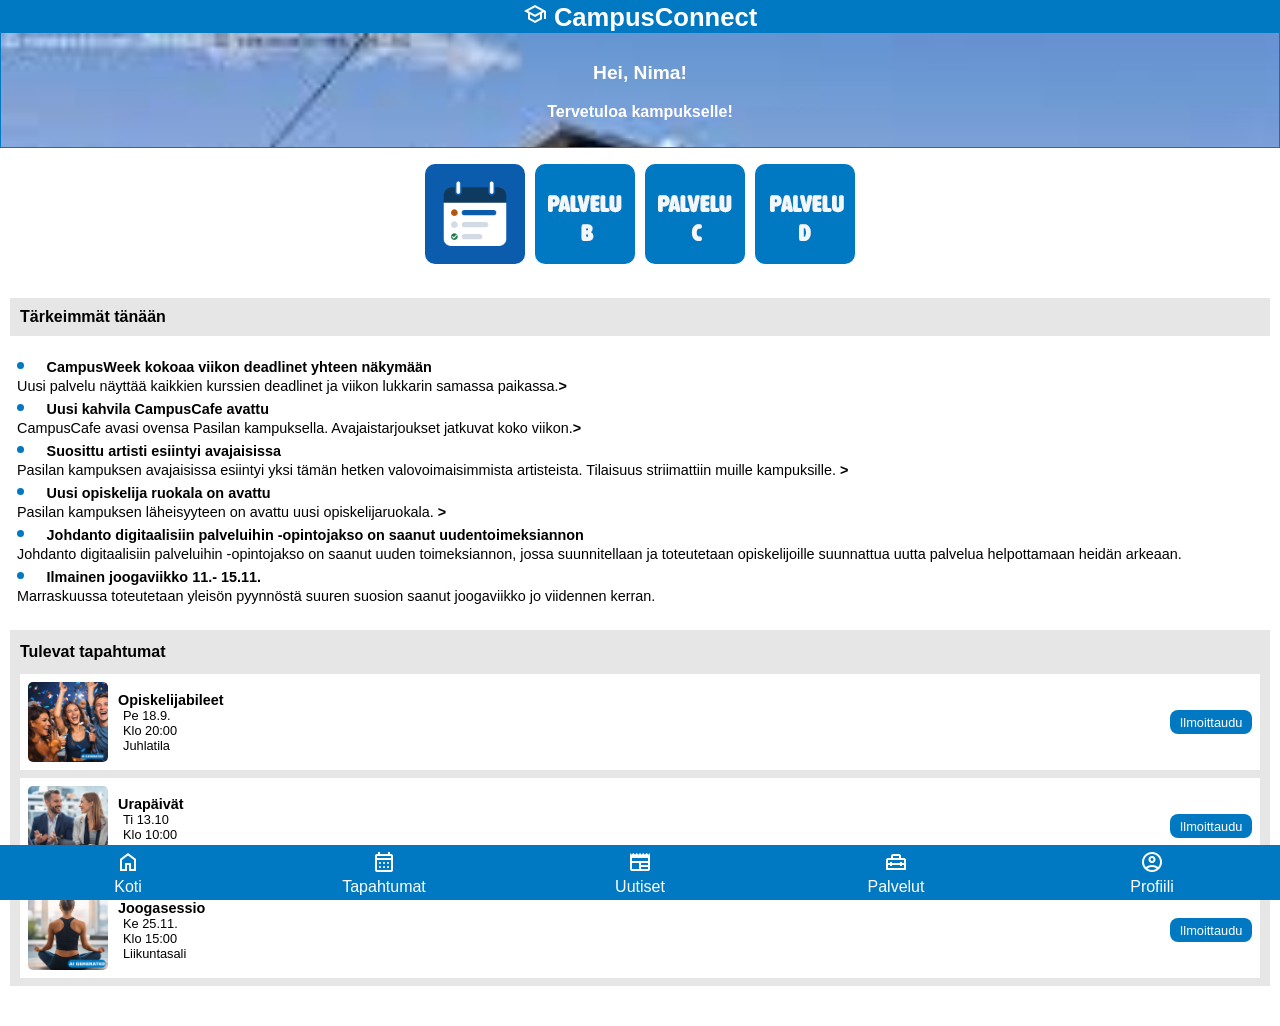
<file: index.html>
<!DOCTYPE html>
<html lang="fi">
<head>

<title>CampusConnect</title>

<meta charset="UTF-8">
<meta name="viewport" content="width=device-width, initial-scale=1.0">
<meta name="author" content="Elina">

<link rel="manifest" href="manifest.json">

<meta name="color-scheme" content="only light">
<meta name="theme-color" content="#0079C2">

<link href="style.css"  rel="stylesheet" type="text/css">


<link
  rel="stylesheet"
  href="https://fonts.googleapis.com/css2?family=Material+Symbols+Outlined"
>



</head>
<body>

<header>    
  <h1><span class="material-symbols-outlined">school</span> CampusConnect</h1>
  <!-- ylätunnisteessa taustakuva ja tervetuloteksti -->
  <div class="welcome">
    <p class="hello">Hei, Nima!</p>
    <p>Tervetuloa kampukselle!</p>
  </div>
</header>

<main>
  
  <!-- Pikapalvelut -->
  <!-- Liitä näihin kuvakkeet ja linkit. -->
  <div id="quick-services">    
    <a href="palvelut/campusweek/index.html" class="service-btn"><img src="palvelut/kuvat_palvelut/campusweek.png" alt="CampusWeek: viikon deadlinet ja lukkari"></a>
    <a href="#" class="service-btn"><img src="palvelut/kuvat_palvelut/palvelu_B.png" alt="palveluB"></a>
    <a href="#" class="service-btn"><img src="palvelut/kuvat_palvelut/palvelu_C.png" alt="palveluC"></a>
    <a href="#" class="service-btn"><img src="palvelut/kuvat_palvelut/palvelu_D.png" alt="palvelu_D"></a>    
  </div>

  <!-- Dashboard: uutiset ja tapahtumat -->
  <section id="dashboard">
    <div id="news">
      <h2>Tärkeimmät tänään</h2>
      <ul>
        <!-- start-luokalla nostetaan uutiset etusivulle mobiilissa -->
        <li class="start"><a href="uutiset/uutinen_campusweek.html"><span>CampusWeek kokoaa viikon deadlinet yhteen näkymään</span><br>Uusi palvelu näyttää kaikkien kurssien deadlinet ja viikon lukkarin samassa paikassa.<span>&gt;</span></a></li>
        <li class="start"><a href="uutiset/uutinen_campuscafe.html"><span>Uusi kahvila CampusCafe avattu</span><br>CampusCafe avasi ovensa Pasilan kampuksella. Avajaistarjoukset jatkuvat koko viikon.<span>&gt;</span></a></li>
        <li class="start"><a><span>Suosittu artisti esiintyi avajaisissa</span><br>
        Pasilan kampuksen avajaisissa esiintyi yksi tämän hetken valovoimaisimmista artisteista. Tilaisuus striimattiin muille kampuksille. <span>&gt;</span></a></li>
        <li><a href=""><span>Uusi opiskelija ruokala on avattu</span> <br>
        Pasilan kampuksen läheisyyteen on avattu uusi opiskelijaruokala. <span>&gt;</span></a>
        </li>
        <li><span>Johdanto digitaalisiin palveluihin -opintojakso on saanut uudentoimeksiannon</span><br>Johdanto digitaalisiin palveluihin -opintojakso on saanut uuden toimeksiannon, jossa suunnitellaan ja toteutetaan opiskelijoille suunnattua uutta palvelua helpottamaan heidän arkeaan.</li>
        <li><span>Ilmainen joogaviikko 11.- 15.11. </span><br>Marraskuussa toteutetaan yleisön pyynnöstä suuren suosion saanut joogaviikko jo viidennen kerran.</li>
      </ul>
    </div>

    <div id="events">
      <h2>Tulevat tapahtumat</h2>

      <!-- tapahtumakortit: kuva, otsikko, luettelossa tiedot, linkki ilmoittautumislomakkeeseen -->
      <div class="events-item">
        <img src="kuvat/juhlat_AI.png" alt="AI:illa tuotettu kuva juhlista">
        <div>
        <h3>Opiskelijabileet</h3>
          <ul><li>Pe 18.9.</li>
              <li>Klo 20:00</li>
              <li>Juhlatila</li>
              </ul>
       </div>
       <!-- lomakkeet eivät ole vielä käytössä, joten niihin ei ole linkkejä -->
        <a class="btn-event">Ilmoittaudu</a>
      </div>

      <div class="events-item">
      <img src="kuvat/ura_AI.png" alt="AI:illa tuotettu kuva kahden ihmisen tapaamisesta">
        <div>
        <h3>Urapäivät</h3>
          <ul><li>Ti 13.10</li>
              <li>Klo 10:00</li>
              <li> Tapahtumatori</li>
              </ul>
       </div>        
        <a class="btn-event">Ilmoittaudu</a>
      </div>

      <div class="events-item">  
        <img src="kuvat/jooga_AI.png" alt="AI:illa tuotettu kuva joogaavasta naisesta">
        <div>
        <h3>Joogasessio</h3>
          <ul><li>Ke 25.11.</li>
              <li>Klo 15:00</li>
              <li>Liikuntasali</li>
              </ul>
       </div>        
        <a class="btn-event">Ilmoittaudu</a>
      </div>
    
  </div>
  </section>

</main>
<footer>
  <!-- linkit portaalin eri osiin -->
 
   	 <a href="index.html">   <span class="material-symbols-outlined">home</span><br> Koti</a>    
    <a href=""><span class="material-symbols-outlined">calendar_month</span> <br>
  Tapahtumat</a>   
  <a href="uutiset.html"> <span class="material-symbols-outlined">newspaper</span><br>
  Uutiset</a>   
   <a href="palvelut.html"><span class="material-symbols-outlined">home_repair_service</span> <br>    Palvelut</a>    
    <a href=""><span class="material-symbols-outlined">account_circle</span><br>  Profiili</a>
    
</footer>

</body>
</html>
</file>
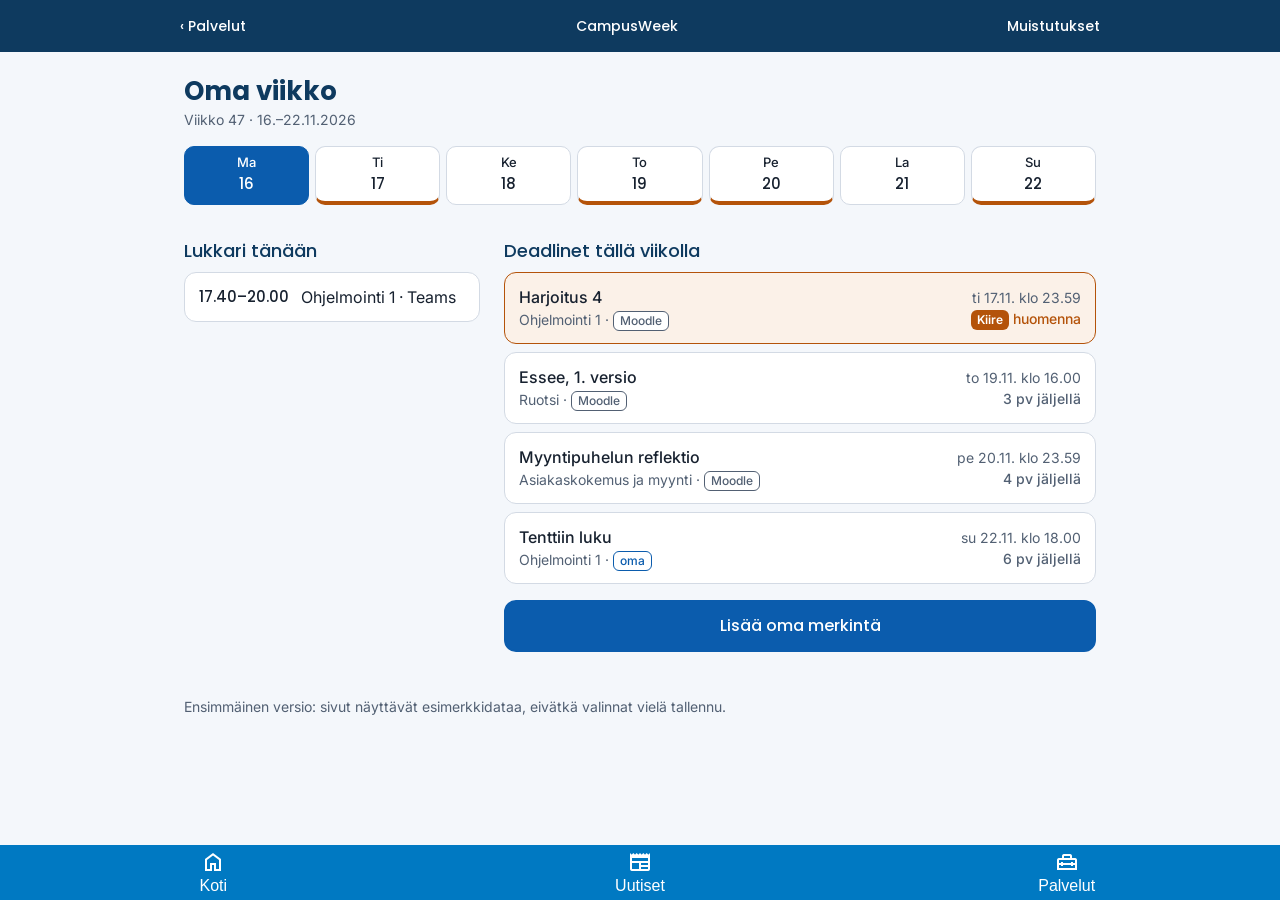
<file: palvelut/campusweek/index.html>
<!DOCTYPE html>
<html lang="fi">
<head>
  <meta charset="UTF-8">
  <title>Oma viikko | CampusWeek</title>
  <meta name="viewport" content="width=device-width, initial-scale=1.0">
  <meta name="description" content="CampusWeek näyttää viikon lukkarin ja kaikkien kurssien deadlinet yhdessä näkymässä.">
  <meta name="author" content="Nima Däman">
  <meta name="color-scheme" content="only light">
  <meta name="theme-color" content="#0E3A5F">
  <link rel="preconnect" href="https://fonts.googleapis.com">
  <link rel="preconnect" href="https://fonts.gstatic.com" crossorigin>
  <link rel="stylesheet" href="https://fonts.googleapis.com/css2?family=Inter:wght@400;500;600&amp;family=Poppins:wght@500;700&amp;display=swap">
  <link rel="stylesheet" href="https://fonts.googleapis.com/css2?family=Material+Symbols+Outlined">
  <link rel="stylesheet" href="style.css">
</head>
<body>
<header class="cw-header">
  <nav aria-label="CampusWeek">
    <a href="../../palvelut.html">‹ Palvelut</a>
    <span class="cw-brand">CampusWeek</span>
    <a href="muistutukset.html">Muistutukset</a>
  </nav>
</header>

<main>
  <h1>Oma viikko</h1>
  <p class="sub">Viikko 47 · 16.–22.11.2026</p>

  <ol class="days" aria-label="Viikon päivät">
    <li class="today" aria-current="date"><span class="wd">Ma</span> 16</li>
    <li class="has-deadline"><span class="wd">Ti</span> 17 <span class="sr-only">deadline</span></li>
    <li><span class="wd">Ke</span> 18</li>
    <li class="has-deadline"><span class="wd">To</span> 19 <span class="sr-only">deadline</span></li>
    <li class="has-deadline"><span class="wd">Pe</span> 20 <span class="sr-only">deadline</span></li>
    <li><span class="wd">La</span> 21</li>
    <li class="has-deadline"><span class="wd">Su</span> 22 <span class="sr-only">deadline</span></li>
  </ol>

  <div class="columns">
    <section aria-labelledby="h-lukkari">
      <h2 id="h-lukkari">Lukkari tänään</h2>
      <ul class="cards">
        <li class="card lesson"><time datetime="17:40">17.40–20.00</time> <span>Ohjelmointi 1 · Teams</span></li>
      </ul>
    </section>

    <section aria-labelledby="h-deadlinet">
      <h2 id="h-deadlinet">Deadlinet tällä viikolla</h2>
      <ul class="cards">
        <li class="card urgent">
          <a href="tehtava.html" class="card-link">
            <span class="card-main"><span class="card-title">Harjoitus 4</span><span class="card-meta">Ohjelmointi 1 · <span class="src">Moodle</span></span></span>
            <span class="card-side"><time datetime="2026-11-17T23:59">ti 17.11. klo 23.59</time><span class="left left-urgent"><strong class="kiire">Kiire</strong> huomenna</span></span>
          </a>
        </li>
        <li class="card">
          <span class="card-main"><span class="card-title">Essee, 1. versio</span><span class="card-meta">Ruotsi · <span class="src">Moodle</span></span></span>
          <span class="card-side"><time datetime="2026-11-19T16:00">to 19.11. klo 16.00</time><span class="left">3 pv jäljellä</span></span>
        </li>
        <li class="card">
          <span class="card-main"><span class="card-title">Myyntipuhelun reflektio</span><span class="card-meta">Asiakaskokemus ja myynti · <span class="src">Moodle</span></span></span>
          <span class="card-side"><time datetime="2026-11-20T23:59">pe 20.11. klo 23.59</time><span class="left">4 pv jäljellä</span></span>
        </li>
        <li class="card">
          <span class="card-main"><span class="card-title">Tenttiin luku</span><span class="card-meta">Ohjelmointi 1 · <span class="src src-own">oma</span></span></span>
          <span class="card-side"><time datetime="2026-11-22T18:00">su 22.11. klo 18.00</time><span class="left">6 pv jäljellä</span></span>
        </li>
      </ul>
      <p><a class="btn" href="lisaa.html">Lisää oma merkintä</a></p>
    </section>
  </div>

  <p class="note">Ensimmäinen versio: sivut näyttävät esimerkkidataa, eivätkä valinnat vielä tallennu.</p>
</main>

<footer class="cc-footer">
  <nav aria-label="CampusConnect">
    <a href="../../index.html"><span class="material-symbols-outlined" aria-hidden="true">home</span>Koti</a>
    <a href="../../uutiset.html"><span class="material-symbols-outlined" aria-hidden="true">newspaper</span>Uutiset</a>
    <a href="../../palvelut.html"><span class="material-symbols-outlined" aria-hidden="true">home_repair_service</span>Palvelut</a>
  </nav>
</footer>

</body>
</html>
</file>
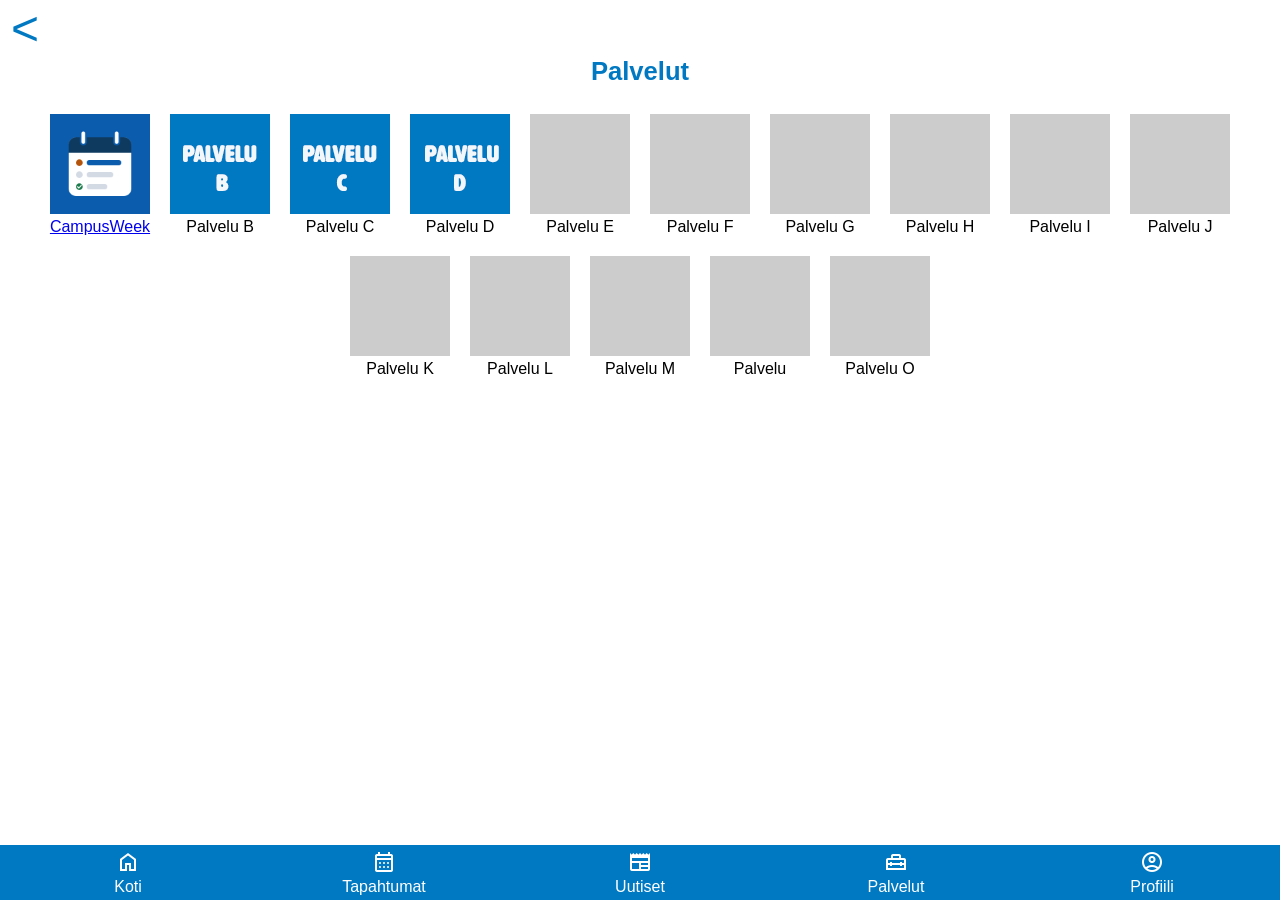
<file: palvelut.html>
<!DOCTYPE html>
<html lang="fi">

<head>

  <title>CampusConnect | Palvelut</title>

  <meta name="color-scheme" content="only light">

  <meta charset="UTF-8">
  <meta name="viewport" content="width=device-width, initial-scale=1.0">
  <meta name="author" content="Elina">

  <meta name="theme-color" content="#0079C2">
  
  <link href="style.css" rel="stylesheet" type="text/css">

 <link
  rel="stylesheet"
  href="https://fonts.googleapis.com/css2?family=Material+Symbols+Outlined"
>

  <style>
  /* palvelukuvakkeet ja nimet  rivittyvät näytön leveyden mukaan */ 

main {display: flex; flex-wrap: wrap; text-align: center; padding-bottom: 50px; justify-content: center}

main div {margin:10px}
  </style>


</head>

<body>


  <header class="sub_header">
    <a href="index.html">&lt;</a>
    <h1>Palvelut</h1>

  </header>


  <main>

<div>
<a href="palvelut/campusweek/index.html"><img src="palvelut/kuvat_palvelut/campusweek.png" alt="" width="100" height="100"> <br>
CampusWeek</a></div>

<div> <img src="palvelut/kuvat_palvelut/palvelu_B.png" alt=""> <br>
Palvelu B</div>

<div> <img src="palvelut/kuvat_palvelut/palvelu_C.png" alt=""> <br>
Palvelu C</div>
<div> <img src="palvelut/kuvat_palvelut/palvelu_D.png" alt=""> <br>
Palvelu D</div>
<div> <img src="palvelut/kuvat_palvelut/palvelu.png" alt=""> <br>
Palvelu E</div>
<div> <img src="palvelut/kuvat_palvelut/palvelu.png" alt=""> <br>
Palvelu F</div>
<div> <img src="palvelut/kuvat_palvelut//palvelu.png" alt=""> <br>
Palvelu G</div>
<div> <img src="palvelut/kuvat_palvelut//palvelu.png" alt=""> <br>
Palvelu H</div>
<div> <img src="palvelut/kuvat_palvelut/palvelu.png" alt=""> <br>
Palvelu I</div>
<div> <img src="palvelut/kuvat_palvelut/palvelu.png" alt=""> <br>
Palvelu J</div>
<div> <img src="palvelut/kuvat_palvelut/palvelu.png" alt=""> <br>
Palvelu K</div>
<div> <img src="palvelut/kuvat_palvelut//palvelu.png" alt=""> <br>
Palvelu L</div>
<div> <img src="palvelut/kuvat_palvelut/palvelu.png" alt=""> <br>
Palvelu M</div>
<div> <img src="palvelut/kuvat_palvelut/palvelu.png" alt=""> <br>
Palvelu <Noscript></Noscript></div>
<div> <img src="palvelut/kuvat_palvelut/palvelu.png" alt=""> <br>
Palvelu O</div>

  </main>
  <footer>
  <!-- linkit portaalin eri osiin -->
 
   	 <a href="index.html">   <span class="material-symbols-outlined">home</span><br> Koti</a>    
    <a href=""><span class="material-symbols-outlined">calendar_month</span> <br>
  Tapahtumat</a>   
  <a href="uutiset.html"> <span class="material-symbols-outlined">newspaper</span><br>
  Uutiset</a>   
   <a href="palvelut.html"><span class="material-symbols-outlined">home_repair_service</span> <br>    Palvelut</a>    
    <a href=""><span class="material-symbols-outlined">account_circle</span><br>  Profiili</a>
    
</footer>

</body>

</html>
</file>
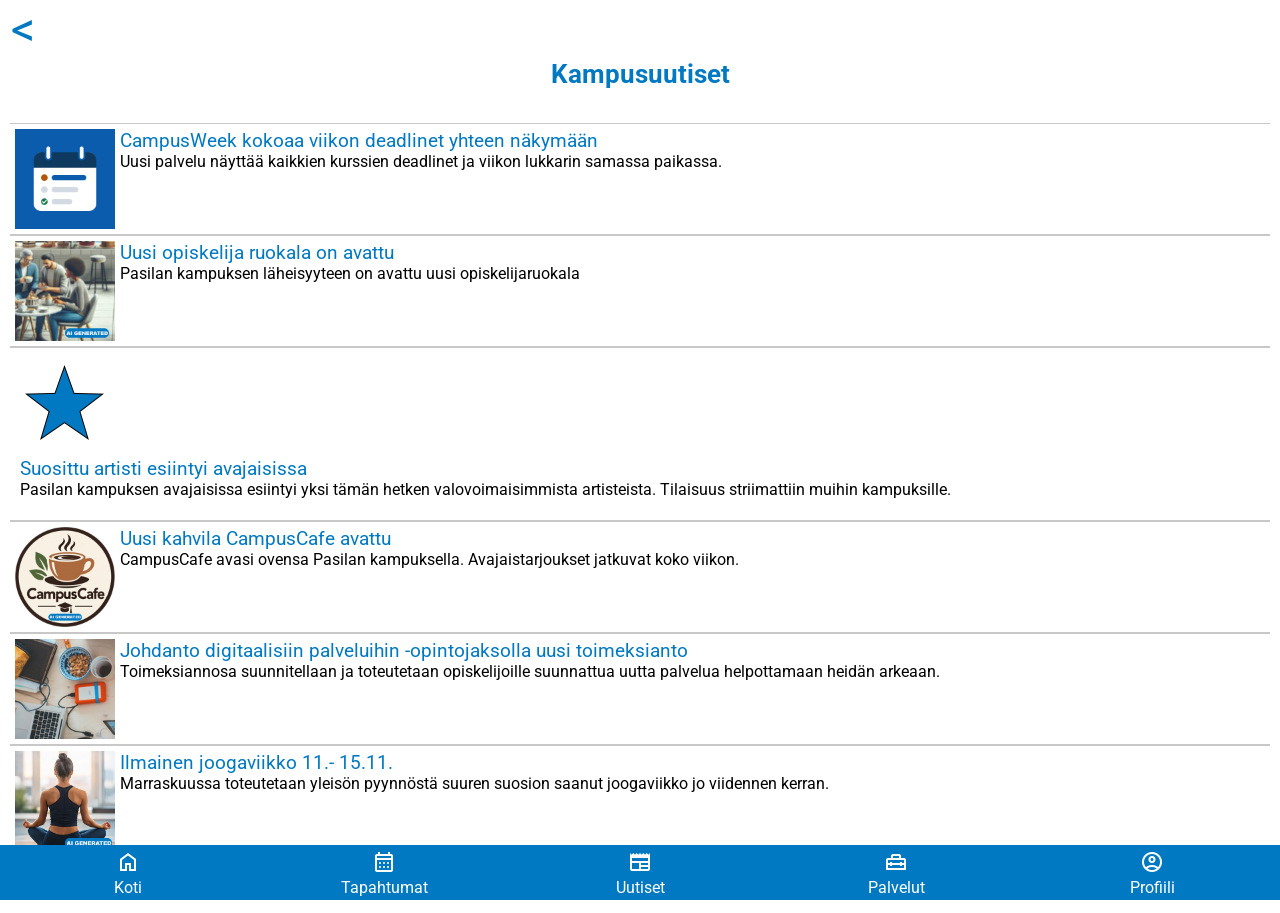
<file: uutiset.html>
<!DOCTYPE html>
<html lang="fi">

<head>

  <title>CampusConnect | Uutiset</title>

  <meta name="color-scheme" content="only light">

  <meta charset="UTF-8">
  <meta name="viewport" content="width=device-width, initial-scale=1.0">
  <meta name="author" content="Elina">

  <meta name="theme-color" content="#0079C2">
  
  <link href="style.css" rel="stylesheet" type="text/css">

<link
  rel="stylesheet"
  href="https://fonts.googleapis.com/css2?family=Material+Symbols+Outlined"
>

  <link rel="preconnect" href="https://fonts.googleapis.com">
  <link rel="preconnect" href="https://fonts.gstatic.com" crossorigin>
  <link href="https://fonts.googleapis.com/css2?family=Roboto:ital,wght@0,100..900;1,100..900&display=swap"
    rel="stylesheet">



  <style>  
  
 li {border-bottom: solid 1px rgb(200, 200, 200);
  border-top: solid 1px rgb(200,200,200);
  display: block; align-items: center; gap:10px; padding:5px}
 img {width: 100px; height: 100px;}
 p {margin-top:0px; padding-left: 5px;}
p span {font-size: 1.2em; color:rgb(0,121,194)}
ul {padding-left: 0px;}
 li a { display: flex; text-decoration: none;color:black}

  </style>

</head>

<body>

  <header class="sub_header">
    <a href="index.html">&lt;</a>
    <h1>Kampusuutiset</h1>

  </header>

  <main id="news_page">
        <ul>
        <li><a href="uutiset/uutinen_campusweek.html"><img src="uutiset/kuvat_uutiset/campusweek_kuvake.png" alt=""><p><span>CampusWeek kokoaa viikon deadlinet yhteen näkymään</span><br>Uusi palvelu näyttää kaikkien kurssien deadlinet ja viikon lukkarin samassa paikassa.</p></a></li>

        <li><a><img src="uutiset/kuvat_uutiset/ruokala_AI.png" alt="AI:lla tuotettu kuva ruokalasta"><p><span>Uusi opiskelija ruokala on avattu</span><br>Pasilan kampuksen läheisyyteen on avattu uusi opiskelijaruokala</p></a></li>


        <li><img src="uutiset/kuvat_uutiset/tahti.png" alt="Tähti"><p> <span>Suosittu artisti esiintyi avajaisissa</span>
          <br>Pasilan kampuksen avajaisissa esiintyi yksi tämän hetken valovoimaisimmista artisteista. Tilaisuus striimattiin muihin kampuksille.</p>
        </li>

        <li><a href="uutiset/uutinen_campuscafe.html"><img src="uutiset/kuvat_uutiset/CampusCafe_AI.png" alt="AI:illa tuotettu logo"><p><span>Uusi kahvila CampusCafe avattu</span><br>CampusCafe avasi ovensa Pasilan kampuksella. Avajaistarjoukset jatkuvat koko viikon.</p></a></li>

        <li><a><img src="uutiset/kuvat_uutiset/ODS.png" alt=""><p><span>Johdanto digitaalisiin palveluihin -opintojaksolla uusi toimeksianto</span><br>Toimeksiannosa suunnitellaan ja toteutetaan opiskelijoille suunnattua uutta palvelua helpottamaan heidän arkeaan.</p></a></li>
        <li><a><img src="uutiset/kuvat_uutiset/jooga_AI.png" alt="AI:iila tuotettu kuva joogaavasta naisesta"><p><span>Ilmainen joogaviikko 11.- 15.11.</span><br>
        Marraskuussa toteutetaan yleisön pyynnöstä suuren suosion saanut joogaviikko jo viidennen kerran.</p></a></li>
      </ul>

  </main>
 <footer>
  <!-- linkit portaalin eri osiin -->
 
   	 <a href="index.html">   <span class="material-symbols-outlined">home</span><br> Koti</a>    
    <a href=""><span class="material-symbols-outlined">calendar_month</span> <br>
  Tapahtumat</a>   
  <a href="uutiset.html"> <span class="material-symbols-outlined">newspaper</span><br>
  Uutiset</a>   
   <a href="palvelut.html"><span class="material-symbols-outlined">home_repair_service</span> <br>    Palvelut</a>    
    <a href=""><span class="material-symbols-outlined">account_circle</span><br>  Profiili</a>
    
</footer>
</body>

</html>
</file>
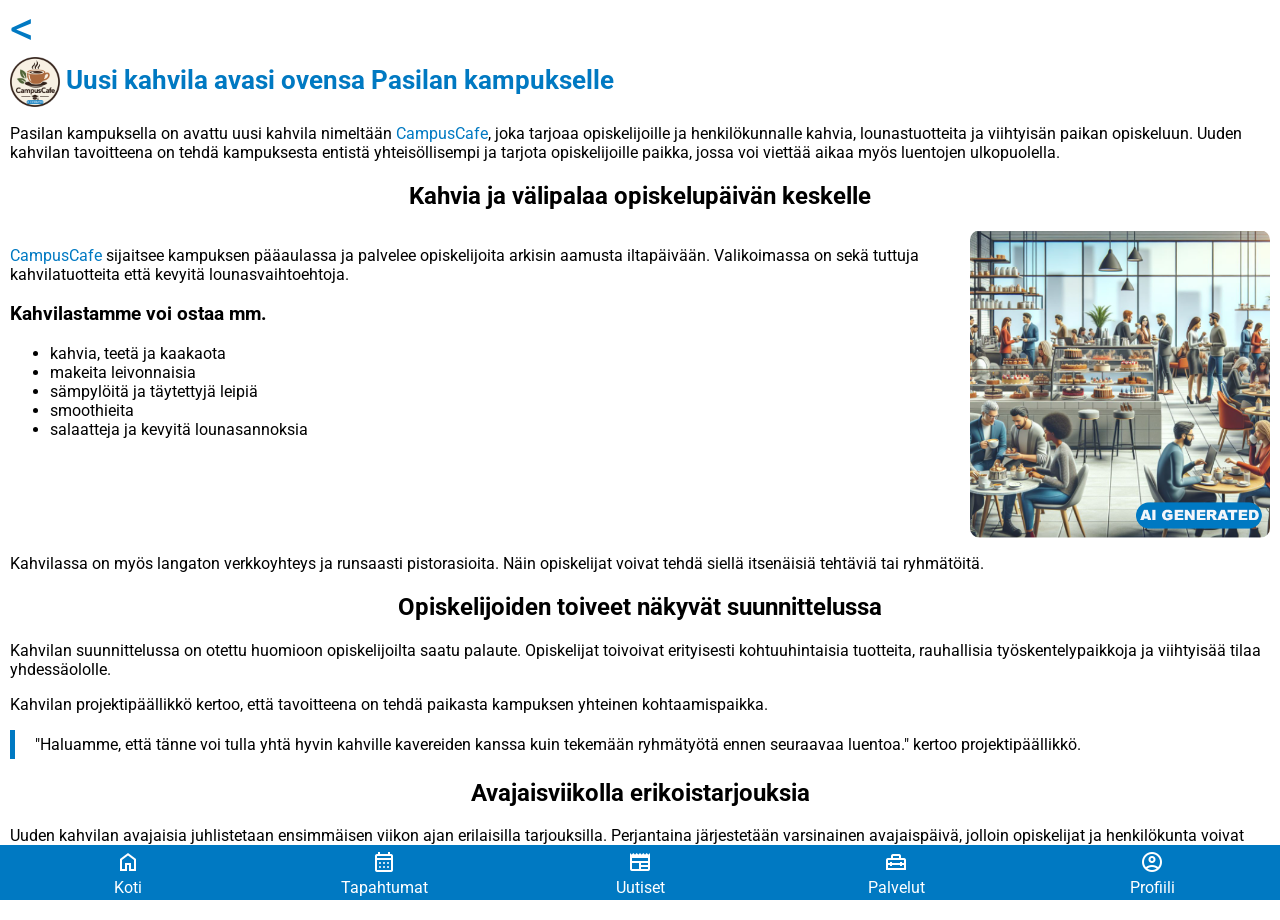
<file: uutiset/uutinen_campuscafe.html>
<!DOCTYPE html>
<html lang="fi">

<head>
  <title>Uusi kahvila avattu kampukselle</title>

  <meta charset="UTF-8">
  <meta name="viewport" content="width=device-width, initial-scale=1.0">

  <meta name="theme-color" content="#0079C2">

<link
  rel="stylesheet"
  href="https://fonts.googleapis.com/css2?family=Material+Symbols+Outlined"
>

   <link rel="preconnect" href="https://fonts.googleapis.com">
<link rel="preconnect" href="https://fonts.gstatic.com" crossorigin>
<link href="https://fonts.googleapis.com/css2?family=Roboto:ital,wght@0,100..900;1,100..900&display=swap" rel="stylesheet">


  <link href="style_uutiset.css" rel="stylesheet" type="text/css">
</head>


<body>
  <header>
    <!-- ylätunniste ja linkki uutisiin -->
       <a href="../uutiset.html">&lt;</a>
    
  </header>
  <main>
  <h1><img src="kuvat_uutiset/CampusCafe_AI.png" alt=""> Uusi kahvila avasi ovensa Pasilan kampukselle </h1>

  <p>Pasilan kampuksella on avattu uusi kahvila nimeltään <span class="coloraccent ">CampusCafe</span>, joka tarjoaa    opiskelijoille ja henkilökunnalle kahvia, lounastuotteita ja viihtyisän paikan opiskeluun. Uuden kahvilan tavoitteena on tehdä kampuksesta entistä     yhteisöllisempi ja tarjota opiskelijoille paikka, jossa voi viettää aikaa myös luentojen ulkopuolella.</p>

 
  
  <h2>Kahvia ja välipalaa opiskelupäivän keskelle</h2>

  <div class="flex-container">
    
   <div>
  <p><span class="coloraccent">CampusCafe</span> sijaitsee kampuksen pääaulassa ja palvelee opiskelijoita arkisin aamusta iltapäivään. Valikoimassa on sekä tuttuja kahvilatuotteita että kevyitä lounasvaihtoehtoja.</p>  

   <h3>Kahvilastamme voi ostaa mm. </h3>

  <ul>
    <li>kahvia, teetä ja kaakaota </li>
    <li>makeita leivonnaisia</li>
    <li>sämpylöitä ja täytettyjä leipiä </li>
    <li>smoothieita</li>
    <li>salaatteja ja kevyitä lounasannoksia
  </ul>
  </div>
  <img src="kuvat_uutiset/kahvila_AI.png" alt="CampusCafeen tunnelmaa" class="cafe ">
  </div>
  

  <p>Kahvilassa on myös langaton verkkoyhteys ja runsaasti pistorasioita. Näin opiskelijat voivat tehdä siellä itsenäisiä tehtäviä tai ryhmätöitä.</p>

<h2>Opiskelijoiden toiveet näkyvät suunnittelussa</h2>
<p>Kahvilan suunnittelussa on otettu huomioon opiskelijoilta saatu palaute. Opiskelijat toivoivat erityisesti kohtuuhintaisia tuotteita, rauhallisia työskentelypaikkoja ja viihtyisää tilaa yhdessäololle.</p>
 <p>Kahvilan projektipäällikkö kertoo, että tavoitteena on tehdä paikasta kampuksen yhteinen kohtaamispaikka.</p>
<p class="quote">"Haluamme, että tänne voi tulla yhtä hyvin kahville kavereiden kanssa kuin tekemään ryhmätyötä ennen seuraavaa
luentoa." kertoo projektipäällikkö.</p>
<h2>Avajaisviikolla erikoistarjouksia</h2>
<p>Uuden kahvilan avajaisia juhlistetaan ensimmäisen viikon ajan erilaisilla tarjouksilla. Perjantaina järjestetään varsinainen avajaispäivä, jolloin opiskelijat ja henkilökunta voivat tutustua kahvilaan ja antaa palautetta sen toiminnasta.</p>
</main>
<footer>
<!-- alatunniste ja CC:n linkit -->

 
   	 <a href="../index.html">   <span class="material-symbols-outlined">home</span><br> Koti</a>    
    <a href=""><span class="material-symbols-outlined">calendar_month</span> <br>
  Tapahtumat</a>   
  <a href="../uutiset.html"> <span class="material-symbols-outlined">newspaper</span><br>
  Uutiset</a>   
   <a href="../palvelut.html"><span class="material-symbols-outlined">home_repair_service</span> <br>    Palvelut</a>    
    <a href=""><span class="material-symbols-outlined">account_circle</span><br>  Profiili</a>
    
</footer>

</body>

</html>
</file>
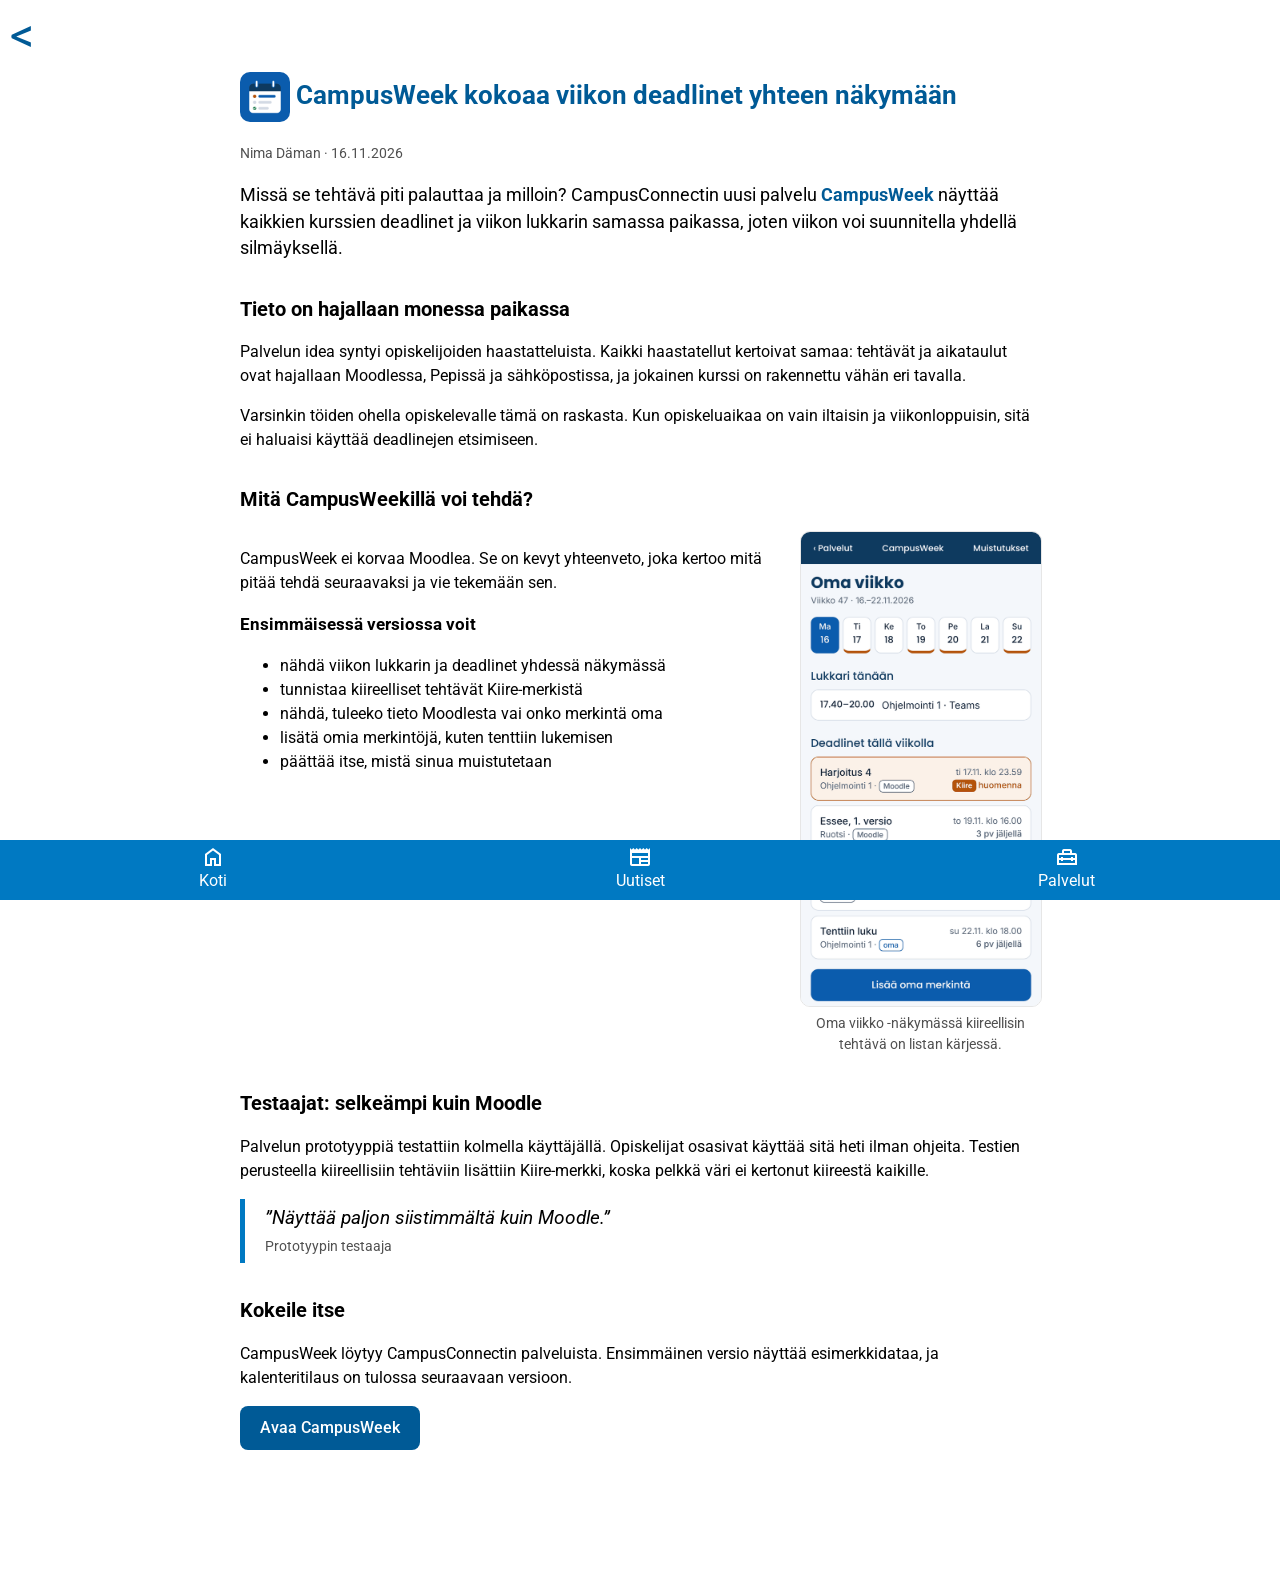
<file: uutiset/uutinen_campusweek.html>
<!DOCTYPE html>
<html lang="fi">
<head>
  <meta charset="UTF-8">
  <title>CampusWeek kokoaa viikon deadlinet yhteen näkymään | CampusConnect</title>
  <meta name="viewport" content="width=device-width, initial-scale=1.0">
  <meta name="description" content="CampusWeek on CampusConnectin uusi palvelu, joka näyttää kaikkien kurssien deadlinet ja viikon lukkarin yhdessä näkymässä.">
  <meta name="author" content="Nima Däman">
  <meta name="color-scheme" content="only light">
  <meta name="theme-color" content="#0079C2">
  <link rel="preconnect" href="https://fonts.googleapis.com">
  <link rel="preconnect" href="https://fonts.gstatic.com" crossorigin>
  <link rel="stylesheet" href="https://fonts.googleapis.com/css2?family=Roboto:wght@400;500;700&amp;display=swap">
  <link rel="stylesheet" href="https://fonts.googleapis.com/css2?family=Material+Symbols+Outlined">
  <link rel="stylesheet" href="style_uutinen_campusweek.css">
</head>

<body>

<header>
  <a href="../uutiset.html" aria-label="Takaisin uutisiin">&lt;</a>
</header>

<main>
  <article>
    <h1><img src="kuvat_uutiset/campusweek_kuvake.png" alt="" width="50" height="50"> CampusWeek kokoaa viikon deadlinet yhteen näkymään</h1>
    <p class="byline">Nima Däman · <time datetime="2026-11-16">16.11.2026</time></p>

    <p class="lead">Missä se tehtävä piti palauttaa ja milloin? CampusConnectin uusi palvelu <span class="coloraccent">CampusWeek</span> näyttää kaikkien kurssien deadlinet ja viikon lukkarin samassa paikassa, joten viikon voi suunnitella yhdellä silmäyksellä.</p>

    <h2>Tieto on hajallaan monessa paikassa</h2>
    <p>Palvelun idea syntyi opiskelijoiden haastatteluista. Kaikki haastatellut kertoivat samaa: tehtävät ja aikataulut ovat hajallaan Moodlessa, Pepissä ja sähköpostissa, ja jokainen kurssi on rakennettu vähän eri tavalla.</p>
    <p>Varsinkin töiden ohella opiskelevalle tämä on raskasta. Kun opiskeluaikaa on vain iltaisin ja viikonloppuisin, sitä ei haluaisi käyttää deadlinejen etsimiseen.</p>

    <h2>Mitä CampusWeekillä voi tehdä?</h2>
    <div class="flex-container">
      <div>
        <p>CampusWeek ei korvaa Moodlea. Se on kevyt yhteenveto, joka kertoo mitä pitää tehdä seuraavaksi ja vie tekemään sen.</p>
        <h3>Ensimmäisessä versiossa voit</h3>
        <ul>
          <li>nähdä viikon lukkarin ja deadlinet yhdessä näkymässä</li>
          <li>tunnistaa kiireelliset tehtävät Kiire-merkistä</li>
          <li>nähdä, tuleeko tieto Moodlesta vai onko merkintä oma</li>
          <li>lisätä omia merkintöjä, kuten tenttiin lukemisen</li>
          <li>päättää itse, mistä sinua muistutetaan</li>
        </ul>
      </div>
      <figure>
        <img src="kuvat_uutiset/campusweek_nakyma.png" alt="CampusWeekin Oma viikko -näkymä puhelimessa: viikon päivät, päivän lukkari ja neljä deadlinea, joista kiireellisin on korostettu." width="600" height="1185">
        <figcaption>Oma viikko -näkymässä kiireellisin tehtävä on listan kärjessä.</figcaption>
      </figure>
    </div>

    <h2>Testaajat: selkeämpi kuin Moodle</h2>
    <p>Palvelun prototyyppiä testattiin kolmella käyttäjällä. Opiskelijat osasivat käyttää sitä heti ilman ohjeita. Testien perusteella kiireellisiin tehtäviin lisättiin Kiire-merkki, koska pelkkä väri ei kertonut kiireestä kaikille.</p>
    <blockquote>
      <p>”Näyttää paljon siistimmältä kuin Moodle.”</p>
      <footer>Prototyypin testaaja</footer>
    </blockquote>

    <h2>Kokeile itse</h2>
    <p>CampusWeek löytyy CampusConnectin palveluista. Ensimmäinen versio näyttää esimerkkidataa, ja kalenteritilaus on tulossa seuraavaan versioon.</p>
    <p><a class="btn" href="../palvelut/campusweek/index.html">Avaa CampusWeek</a></p>
  </article>
</main>

<footer class="cc-footer">
  <nav aria-label="CampusConnect">
    <a href="../index.html"><span class="material-symbols-outlined" aria-hidden="true">home</span>Koti</a>
    <a href="../uutiset.html"><span class="material-symbols-outlined" aria-hidden="true">newspaper</span>Uutiset</a>
    <a href="../palvelut.html"><span class="material-symbols-outlined" aria-hidden="true">home_repair_service</span>Palvelut</a>
  </nav>
</footer>

</body>
</html>
</file>
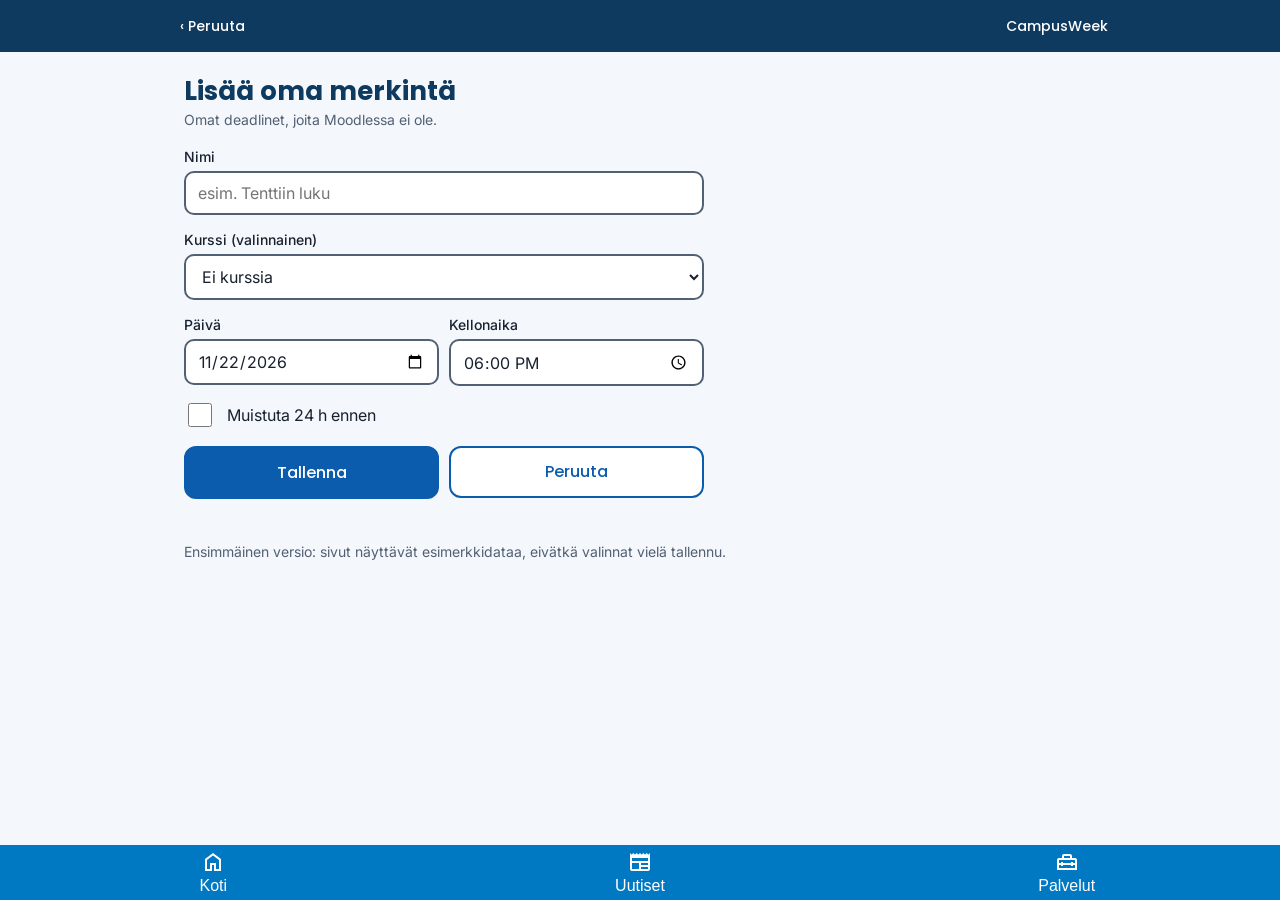
<file: palvelut/campusweek/lisaa.html>
<!DOCTYPE html>
<html lang="fi">
<head>
  <meta charset="UTF-8">
  <title>Lisää oma merkintä | CampusWeek</title>
  <meta name="viewport" content="width=device-width, initial-scale=1.0">
  <meta name="description" content="Lisää oma deadline, jota Moodlessa ei ole.">
  <meta name="author" content="Nima Däman">
  <meta name="color-scheme" content="only light">
  <meta name="theme-color" content="#0E3A5F">
  <link rel="preconnect" href="https://fonts.googleapis.com">
  <link rel="preconnect" href="https://fonts.gstatic.com" crossorigin>
  <link rel="stylesheet" href="https://fonts.googleapis.com/css2?family=Inter:wght@400;500;600&amp;family=Poppins:wght@500;700&amp;display=swap">
  <link rel="stylesheet" href="https://fonts.googleapis.com/css2?family=Material+Symbols+Outlined">
  <link rel="stylesheet" href="style.css">
</head>
<body>
<header class="cw-header">
  <nav aria-label="CampusWeek">
    <a href="index.html">‹ Peruuta</a>
    <span class="cw-brand">CampusWeek</span>
    
  </nav>
</header>

<main>
  <h1>Lisää oma merkintä</h1>
  <p class="sub">Omat deadlinet, joita Moodlessa ei ole.</p>

  <form action="index.html" method="get" class="form">
    <p class="field">
      <label for="nimi">Nimi</label>
      <input type="text" id="nimi" name="nimi" maxlength="60" placeholder="esim. Tenttiin luku" required>
    </p>
    <p class="field">
      <label for="kurssi">Kurssi (valinnainen)</label>
      <select id="kurssi" name="kurssi">
        <option value="">Ei kurssia</option>
        <option>Ohjelmointi 1</option>
        <option>Ruotsi</option>
        <option>Asiakaskokemus ja myynti</option>
      </select>
    </p>
    <div class="field-row">
      <p class="field">
        <label for="paiva">Päivä</label>
        <input type="date" id="paiva" name="paiva" value="2026-11-22" min="2026-11-16" required>
      </p>
      <p class="field">
        <label for="aika">Kellonaika</label>
        <input type="time" id="aika" name="aika" value="18:00">
      </p>
    </div>
    <p class="check">
      <input type="checkbox" id="muistutus" name="muistutus">
      <label for="muistutus">Muistuta 24 h ennen</label>
    </p>
    <ul class="actions">
      <li><button type="submit" class="btn">Tallenna</button></li>
      <li><a class="btn btn-ghost" href="index.html">Peruuta</a></li>
    </ul>
  </form>

  <p class="note">Ensimmäinen versio: sivut näyttävät esimerkkidataa, eivätkä valinnat vielä tallennu.</p>
</main>

<footer class="cc-footer">
  <nav aria-label="CampusConnect">
    <a href="../../index.html"><span class="material-symbols-outlined" aria-hidden="true">home</span>Koti</a>
    <a href="../../uutiset.html"><span class="material-symbols-outlined" aria-hidden="true">newspaper</span>Uutiset</a>
    <a href="../../palvelut.html"><span class="material-symbols-outlined" aria-hidden="true">home_repair_service</span>Palvelut</a>
  </nav>
</footer>

</body>
</html>
</file>
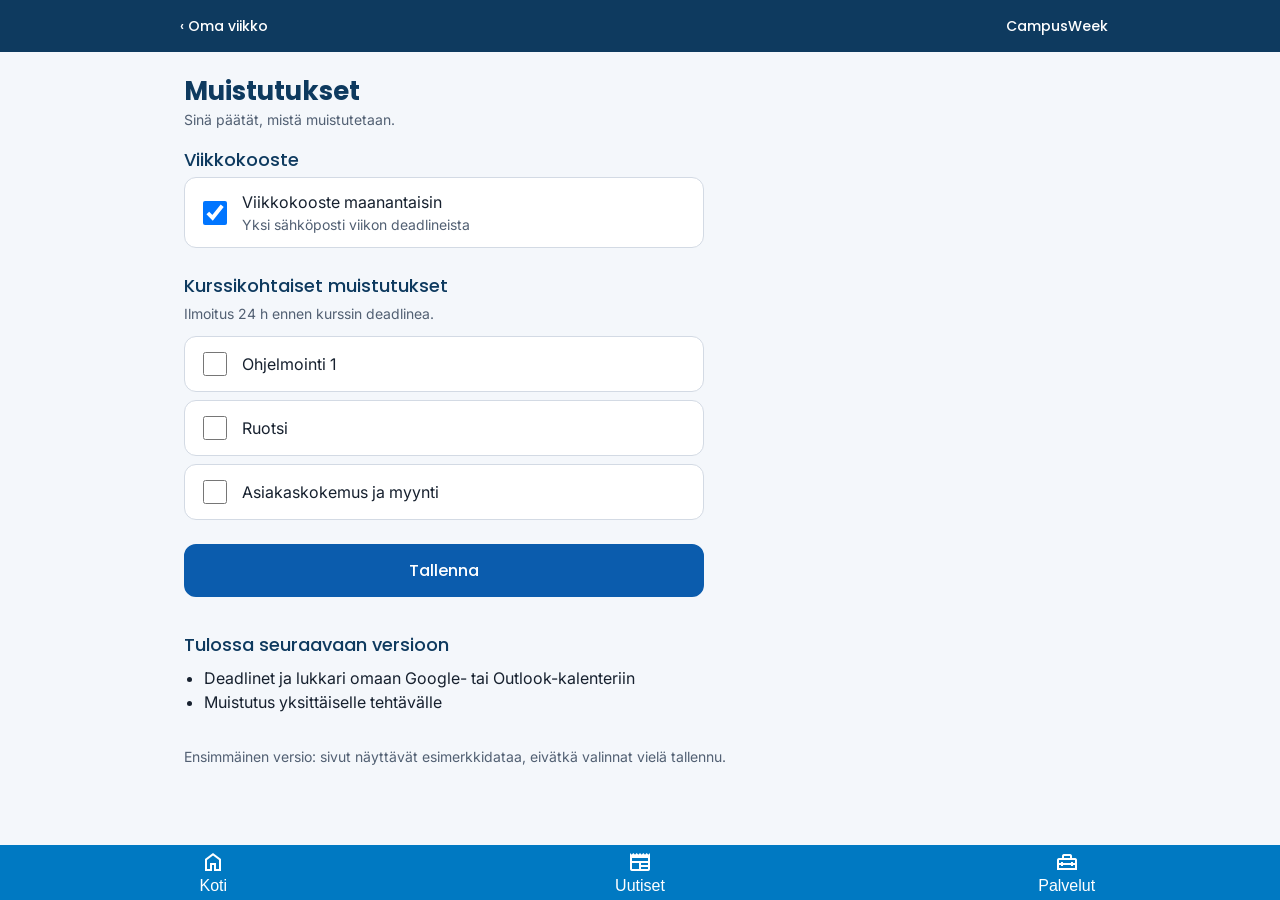
<file: palvelut/campusweek/muistutukset.html>
<!DOCTYPE html>
<html lang="fi">
<head>
  <meta charset="UTF-8">
  <title>Muistutukset | CampusWeek</title>
  <meta name="viewport" content="width=device-width, initial-scale=1.0">
  <meta name="description" content="Valitse itse, mistä CampusWeek muistuttaa.">
  <meta name="author" content="Nima Däman">
  <meta name="color-scheme" content="only light">
  <meta name="theme-color" content="#0E3A5F">
  <link rel="preconnect" href="https://fonts.googleapis.com">
  <link rel="preconnect" href="https://fonts.gstatic.com" crossorigin>
  <link rel="stylesheet" href="https://fonts.googleapis.com/css2?family=Inter:wght@400;500;600&amp;family=Poppins:wght@500;700&amp;display=swap">
  <link rel="stylesheet" href="https://fonts.googleapis.com/css2?family=Material+Symbols+Outlined">
  <link rel="stylesheet" href="style.css">
</head>
<body>
<header class="cw-header">
  <nav aria-label="CampusWeek">
    <a href="index.html">‹ Oma viikko</a>
    <span class="cw-brand">CampusWeek</span>
    
  </nav>
</header>

<main>
  <h1>Muistutukset</h1>
  <p class="sub">Sinä päätät, mistä muistutetaan.</p>

  <form action="index.html" method="get" class="form">
    <fieldset>
      <legend>Viikkokooste</legend>
      <p class="check card">
        <input type="checkbox" id="kooste" name="kooste" checked>
        <label for="kooste">Viikkokooste maanantaisin <span class="hint">Yksi sähköposti viikon deadlineista</span></label>
      </p>
    </fieldset>

    <fieldset>
      <legend>Kurssikohtaiset muistutukset</legend>
      <p class="hint">Ilmoitus 24 h ennen kurssin deadlinea.</p>
      <p class="check card">
        <input type="checkbox" id="k1" name="kurssi" value="ohjelmointi1">
        <label for="k1">Ohjelmointi 1</label>
      </p>
      <p class="check card">
        <input type="checkbox" id="k2" name="kurssi" value="ruotsi">
        <label for="k2">Ruotsi</label>
      </p>
      <p class="check card">
        <input type="checkbox" id="k3" name="kurssi" value="myynti">
        <label for="k3">Asiakaskokemus ja myynti</label>
      </p>
    </fieldset>

    <ul class="actions">
      <li><button type="submit" class="btn">Tallenna</button></li>
    </ul>
  </form>

  <h2>Tulossa seuraavaan versioon</h2>
  <ul class="plain">
    <li>Deadlinet ja lukkari omaan Google- tai Outlook-kalenteriin</li>
    <li>Muistutus yksittäiselle tehtävälle</li>
  </ul>

  <p class="note">Ensimmäinen versio: sivut näyttävät esimerkkidataa, eivätkä valinnat vielä tallennu.</p>
</main>

<footer class="cc-footer">
  <nav aria-label="CampusConnect">
    <a href="../../index.html"><span class="material-symbols-outlined" aria-hidden="true">home</span>Koti</a>
    <a href="../../uutiset.html"><span class="material-symbols-outlined" aria-hidden="true">newspaper</span>Uutiset</a>
    <a href="../../palvelut.html"><span class="material-symbols-outlined" aria-hidden="true">home_repair_service</span>Palvelut</a>
  </nav>
</footer>

</body>
</html>
</file>
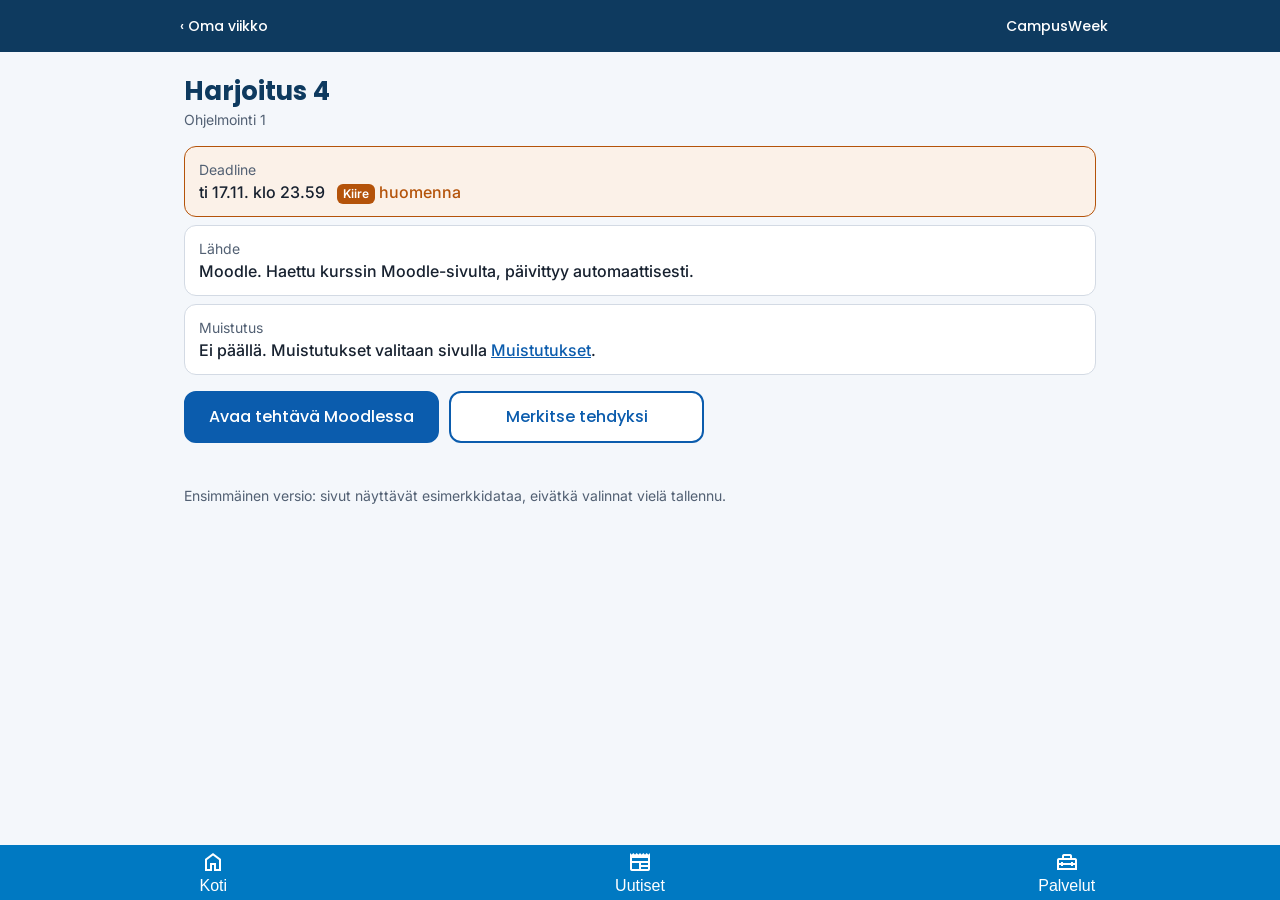
<file: palvelut/campusweek/tehtava.html>
<!DOCTYPE html>
<html lang="fi">
<head>
  <meta charset="UTF-8">
  <title>Harjoitus 4 | CampusWeek</title>
  <meta name="viewport" content="width=device-width, initial-scale=1.0">
  <meta name="description" content="Tehtävän Harjoitus 4 deadline, tiedon lähde ja linkki Moodleen.">
  <meta name="author" content="Nima Däman">
  <meta name="color-scheme" content="only light">
  <meta name="theme-color" content="#0E3A5F">
  <link rel="preconnect" href="https://fonts.googleapis.com">
  <link rel="preconnect" href="https://fonts.gstatic.com" crossorigin>
  <link rel="stylesheet" href="https://fonts.googleapis.com/css2?family=Inter:wght@400;500;600&amp;family=Poppins:wght@500;700&amp;display=swap">
  <link rel="stylesheet" href="https://fonts.googleapis.com/css2?family=Material+Symbols+Outlined">
  <link rel="stylesheet" href="style.css">
</head>
<body>
<header class="cw-header">
  <nav aria-label="CampusWeek">
    <a href="index.html">‹ Oma viikko</a>
    <span class="cw-brand">CampusWeek</span>
    
  </nav>
</header>

<main>
  <h1>Harjoitus 4</h1>
  <p class="sub">Ohjelmointi 1</p>

  <dl class="facts">
    <div class="card urgent">
      <dt>Deadline</dt>
      <dd><time datetime="2026-11-17T23:59">ti 17.11. klo 23.59</time> <span class="left left-urgent"><strong class="kiire">Kiire</strong> huomenna</span></dd>
    </div>
    <div class="card">
      <dt>Lähde</dt>
      <dd>Moodle. Haettu kurssin Moodle-sivulta, päivittyy automaattisesti.</dd>
    </div>
    <div class="card">
      <dt>Muistutus</dt>
      <dd>Ei päällä. Muistutukset valitaan sivulla <a href="muistutukset.html">Muistutukset</a>.</dd>
    </div>
  </dl>

  <ul class="actions">
    <li><a class="btn" href="https://hhmoodle.haaga-helia.fi/">Avaa tehtävä Moodlessa</a></li>
    <li><a class="btn btn-ghost" href="tehty.html">Merkitse tehdyksi</a></li>
  </ul>

  <p class="note">Ensimmäinen versio: sivut näyttävät esimerkkidataa, eivätkä valinnat vielä tallennu.</p>
</main>

<footer class="cc-footer">
  <nav aria-label="CampusConnect">
    <a href="../../index.html"><span class="material-symbols-outlined" aria-hidden="true">home</span>Koti</a>
    <a href="../../uutiset.html"><span class="material-symbols-outlined" aria-hidden="true">newspaper</span>Uutiset</a>
    <a href="../../palvelut.html"><span class="material-symbols-outlined" aria-hidden="true">home_repair_service</span>Palvelut</a>
  </nav>
</footer>

</body>
</html>
</file>
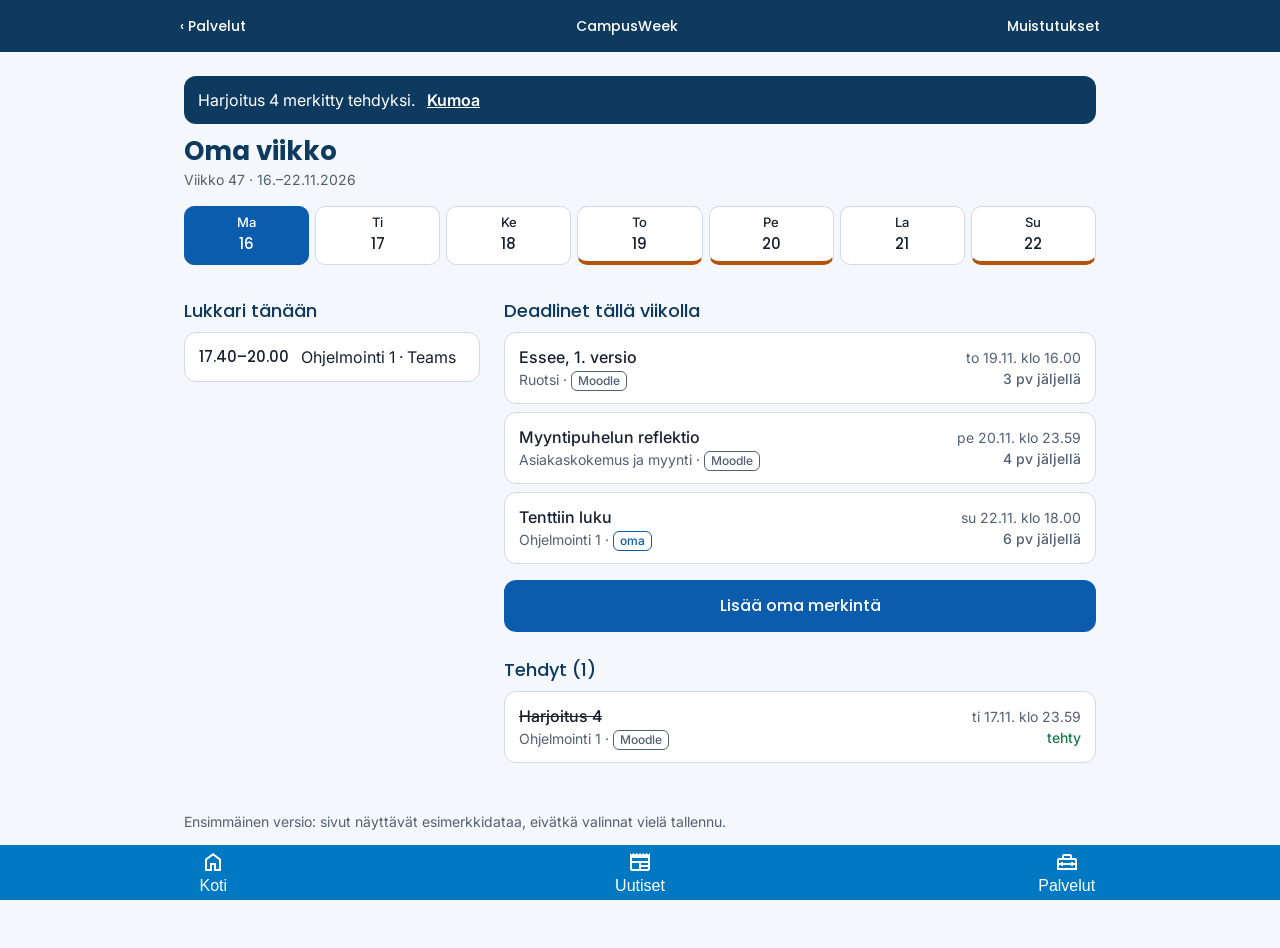
<file: palvelut/campusweek/tehty.html>
<!DOCTYPE html>
<html lang="fi">
<head>
  <meta charset="UTF-8">
  <title>Tehtävä merkitty tehdyksi | CampusWeek</title>
  <meta name="viewport" content="width=device-width, initial-scale=1.0">
  <meta name="description" content="Oma viikko sen jälkeen, kun Harjoitus 4 on merkitty tehdyksi.">
  <meta name="author" content="Nima Däman">
  <meta name="color-scheme" content="only light">
  <meta name="theme-color" content="#0E3A5F">
  <link rel="preconnect" href="https://fonts.googleapis.com">
  <link rel="preconnect" href="https://fonts.gstatic.com" crossorigin>
  <link rel="stylesheet" href="https://fonts.googleapis.com/css2?family=Inter:wght@400;500;600&amp;family=Poppins:wght@500;700&amp;display=swap">
  <link rel="stylesheet" href="https://fonts.googleapis.com/css2?family=Material+Symbols+Outlined">
  <link rel="stylesheet" href="style.css">
</head>
<body>
<header class="cw-header">
  <nav aria-label="CampusWeek">
    <a href="../../palvelut.html">‹ Palvelut</a>
    <span class="cw-brand">CampusWeek</span>
    <a href="muistutukset.html">Muistutukset</a>
  </nav>
</header>

<main>
  <p class="status" role="status">Harjoitus 4 merkitty tehdyksi. <a href="index.html">Kumoa</a></p>

  <h1>Oma viikko</h1>
  <p class="sub">Viikko 47 · 16.–22.11.2026</p>

  <ol class="days" aria-label="Viikon päivät">
    <li class="today" aria-current="date"><span class="wd">Ma</span> 16</li>
    <li><span class="wd">Ti</span> 17</li>
    <li><span class="wd">Ke</span> 18</li>
    <li class="has-deadline"><span class="wd">To</span> 19 <span class="sr-only">deadline</span></li>
    <li class="has-deadline"><span class="wd">Pe</span> 20 <span class="sr-only">deadline</span></li>
    <li><span class="wd">La</span> 21</li>
    <li class="has-deadline"><span class="wd">Su</span> 22 <span class="sr-only">deadline</span></li>
  </ol>

  <div class="columns">
    <section aria-labelledby="h-lukkari">
      <h2 id="h-lukkari">Lukkari tänään</h2>
      <ul class="cards">
        <li class="card lesson"><time datetime="17:40">17.40–20.00</time> <span>Ohjelmointi 1 · Teams</span></li>
      </ul>
    </section>

    <section aria-labelledby="h-deadlinet">
      <h2 id="h-deadlinet">Deadlinet tällä viikolla</h2>
      <ul class="cards">
        <li class="card">
          <span class="card-main"><span class="card-title">Essee, 1. versio</span><span class="card-meta">Ruotsi · <span class="src">Moodle</span></span></span>
          <span class="card-side"><time datetime="2026-11-19T16:00">to 19.11. klo 16.00</time><span class="left">3 pv jäljellä</span></span>
        </li>
        <li class="card">
          <span class="card-main"><span class="card-title">Myyntipuhelun reflektio</span><span class="card-meta">Asiakaskokemus ja myynti · <span class="src">Moodle</span></span></span>
          <span class="card-side"><time datetime="2026-11-20T23:59">pe 20.11. klo 23.59</time><span class="left">4 pv jäljellä</span></span>
        </li>
        <li class="card">
          <span class="card-main"><span class="card-title">Tenttiin luku</span><span class="card-meta">Ohjelmointi 1 · <span class="src src-own">oma</span></span></span>
          <span class="card-side"><time datetime="2026-11-22T18:00">su 22.11. klo 18.00</time><span class="left">6 pv jäljellä</span></span>
        </li>
      </ul>
      <p><a class="btn" href="lisaa.html">Lisää oma merkintä</a></p>

      <h2 id="h-tehdyt">Tehdyt (1)</h2>
      <ul class="cards">
        <li class="card done">
          <span class="card-main"><span class="card-title">Harjoitus 4</span><span class="card-meta">Ohjelmointi 1 · <span class="src">Moodle</span></span></span>
          <span class="card-side"><time datetime="2026-11-17T23:59">ti 17.11. klo 23.59</time><span class="left left-done">tehty</span></span>
        </li>
      </ul>
    </section>
  </div>

  <p class="note">Ensimmäinen versio: sivut näyttävät esimerkkidataa, eivätkä valinnat vielä tallennu.</p>
</main>

<footer class="cc-footer">
  <nav aria-label="CampusConnect">
    <a href="../../index.html"><span class="material-symbols-outlined" aria-hidden="true">home</span>Koti</a>
    <a href="../../uutiset.html"><span class="material-symbols-outlined" aria-hidden="true">newspaper</span>Uutiset</a>
    <a href="../../palvelut.html"><span class="material-symbols-outlined" aria-hidden="true">home_repair_service</span>Palvelut</a>
  </nav>
</footer>

</body>
</html>
</file>
<file: style.css>
/* -------------------
     CSS-muuttujat
  ------------------- */
  
:root {


--color-primary:rgb(0,121,194);   /*HH Blue */
--color-secondary:rgb(202,213,16);  /* HH APPLE GREEN */
--color-accent:rgb(223,0,110);      /* HH PINK */
--color-background:rgb(255,255,255);/* valkoinen */
--color-surface:rgb(230,230,230);   /* harmaa*/
--color-text:rgb(0,0,0); /* musta */
--color-text-secondary:rgb(255,255,255); /*valkoinen*/

--color-background-secondary:var(--color-primary);
--color-accent-secondary:var(--color-accent);
--color-border	: var(--color-primary);

 --font-body: "Roboto", sans-serif;   
 --font-heading : "Roboto", sans-serif; 
 --border-radius: 8px;
}


  /* -------------------
     Yleiset tyylit
  ------------------- */
  body {
    margin: 0;
    font-family: var(--font-body);
    background-color: var(--color-background);
    color: var(--color-text);
    
  }
 
  header {
    background-color: var(--color-background-secondary);
    color: var(--color-text-secondary);
    padding:1px;
    text-align: center;
    font-family: var(--font-heading);
     }


header  a {font-size: 3em;
           color:var(--color-primary);
          text-decoration: none;
          margin-left:10px}

.hello {font-size: 1.2em;}
.welcome {background-image: url(kuvat/koulu.jpg);
background-repeat: no-repeat;
background-size: cover;
padding: 10px;
font-weight: bold;}

h1 {margin:1px 0px; font-size: 1.6rem;}

h3 {margin-bottom:0px}

h2 {font-size: 1.2rem;}

main {padding: 1em 10px 40px 10px}



footer {background-color: var(--color-background-secondary);
  height: 50px;
  width: 100%;
position:fixed;
bottom:0px;
text-align: center;
display: flex;
  padding:5px 0px 0px  0px; 
  color:var(--color-text-secondary);
}
footer a {flex:1; text-decoration: none; color:var(--color-text-secondary)}

  /* -------------------
     Pikapalvelut
  ------------------- */
  #quick-services {
    display: flex;
    justify-content:center;
   gap: 10px;
    margin-bottom: 1rem;
  }

  .service-btn img {width: 100%;
    max-width: 100px;
    border-radius: 10px;
   
  }

  /* -------------------
     Kampusuutiset ja tapahtumat
  ------------------- */
 
  #dashboard {
    display: flex;
    flex-direction: column;
    gap: 1rem;
  }
 
  #news h2 {font-size:1em;background-color: var(--color-surface);
      padding:10px }
  #news a {color:var(--color-text);
           text-decoration: none;}
  #news ul { background-color: var(--color-background);
        padding:0px 0px 5px; margin-bottom: 5px; margin-left:2px;}
  #news li::marker {color:var(--color-primary); font-size:1.5em}
  #news li {font-size: 0.9em;
            display: none;
            list-style-position: inside;
            padding-left: 5px;}
  #news .start {display:list-item}
  #news li span {font-weight: 700;}

#events {background-color: var(--color-surface);
    padding-left: 10px;
    padding-right: 10px;}
#events h2 {font-size:1em;}
#events h3 {font-size: 0.9em;}
#events li {font-size: 0.8em;}

  .events-item {
    margin-bottom: 0.5rem;
    padding: 0.5rem;
    background-color: var(--color-background);
    display: flex;
    gap:10px;
    align-items: center;}
  .events-item img {width: 80px; height: 80px; border-radius:5px}
  .events-item h3 {margin: 0 auto}
  .events-item ul {margin: 0; list-style-type: none;
       padding-left:5px}
  .events-item button {height: 2em;}
  .events-item div {flex:1}

.events:last-child {  
  padding-bottom:50px    
  }

  .btn-event {
    background-color: var(--color-background-secondary);
    color:var(--color-text-secondary);
    border: none;
    padding: 0.3rem 0.6rem;
    border-radius: var(--border-radius);
    cursor: pointer;
    font-size: 0.8rem;
  }

/* -------------------
alisivujen headerit 
-----------------------*/
.sub_header { background-color: var(--color-background);
       text-align: left;}
.sub_header h1 {color:var(--color-primary); text-align: center;}
.sub_header a {font-size: 3em;
           color:var(--color-primary);
          text-decoration: none;
          margin-left:10px}

 
  /* -------------------
     Responsiivisuus 
  ------------------- */
  @media (min-width: 600px) {
    .dashboard {
      flex-direction: row;
      gap: 1rem;
    }
    .news {
      flex: 1;
    }

  #news li {display: list-item;}
    .events {
      flex: 1;
    }
  }
</file>
<file: palvelut/campusweek/style.css>
/* CampusWeek: yhteinen tyylitiedosto kaikille palvelun sivuille.
   Värit ja fontit ovat samat kuin prototyypissä. */

/* -------------------
   CSS-muuttujat
------------------- */
:root {
  --color-primary: #0B5CAD;
  --color-secondary: #0E3A5F;
  --color-accent: #B4530A;
  --color-success: #1B7A4B;
  --color-background: #F4F7FB;
  --color-surface: #FFFFFF;
  --color-text: #17212F;
  --color-text-muted: #526073;
  --color-border: #D3DAE4;
  --color-accent-tint: #FBF1E8;
  --color-cc-blue: #0079C2;
  --font-heading: "Poppins", "Segoe UI", Arial, sans-serif;
  --font-body: "Inter", "Segoe UI", Arial, sans-serif;
  --radius: 12px;
}

/* -------------------
   Yleiset tyylit
------------------- */
* {
  box-sizing: border-box;
}

body {
  margin: 0;
  padding-bottom: 80px;
  background-color: var(--color-background);
  color: var(--color-text);
  font-family: var(--font-body);
  font-size: 1rem;
  line-height: 1.5;
}

main {
  max-width: 960px;
  margin: 0 auto;
  padding: 16px;
}

h1 {
  margin: 0;
  font-family: var(--font-heading);
  font-size: 1.625rem;
  font-weight: 700;
  line-height: 1.2;
  color: var(--color-secondary);
}

h2 {
  margin: 24px 0 8px 0;
  font-family: var(--font-heading);
  font-size: 1.125rem;
  font-weight: 500;
  color: var(--color-secondary);
}

p {
  margin: 0 0 12px 0;
}

a {
  color: var(--color-primary);
}

a:focus-visible,
button:focus-visible,
input:focus-visible,
select:focus-visible {
  outline: 3px solid var(--color-accent);
  outline-offset: 2px;
}

.sub {
  margin: 2px 0 16px 0;
  font-size: 0.875rem;
  color: var(--color-text-muted);
}

.hint {
  display: block;
  font-size: 0.875rem;
  color: var(--color-text-muted);
}

.note {
  margin-top: 32px;
  font-size: 0.875rem;
  color: var(--color-text-muted);
}

.sr-only {
  position: absolute;
  width: 1px;
  height: 1px;
  overflow: hidden;
  clip: rect(0, 0, 0, 0);
  white-space: nowrap;
}

/* -------------------
   Yläpalkki
------------------- */
.cw-header {
  background-color: var(--color-secondary);
  color: #FFFFFF;
}

.cw-header nav {
  display: flex;
  align-items: center;
  justify-content: space-between;
  gap: 8px;
  max-width: 960px;
  min-height: 52px;
  margin: 0 auto;
  padding: 6px 12px;
}

.cw-header a {
  padding: 8px;
  border-radius: 8px;
  color: #FFFFFF;
  font-family: var(--font-heading);
  font-size: 0.875rem;
  font-weight: 500;
  text-decoration: none;
}

.cw-header a:hover {
  text-decoration: underline;
}

.cw-header a:focus-visible {
  outline-color: #FFFFFF;
}

.cw-brand {
  font-family: var(--font-heading);
  font-size: 0.875rem;
  font-weight: 500;
}

/* -------------------
   Viikon päivät
------------------- */
.days {
  display: flex;
  gap: 6px;
  margin: 0 0 8px 0;
  padding: 0;
  list-style: none;
}

.days li {
  flex: 1;
  padding: 6px 0;
  border: 1px solid var(--color-border);
  border-radius: 10px;
  background-color: var(--color-surface);
  font-family: var(--font-heading);
  font-size: 0.9375rem;
  font-weight: 500;
  text-align: center;
}

.days .wd {
  display: block;
  font-family: var(--font-body);
  font-size: 0.8125rem;
}

.days .today {
  border-color: var(--color-primary);
  background-color: var(--color-primary);
  color: #FFFFFF;
}

.days .has-deadline {
  border-bottom: 4px solid var(--color-accent);
}

/* -------------------
   Kortit ja listat
------------------- */
.cards {
  margin: 0 0 16px 0;
  padding: 0;
  list-style: none;
}

.card {
  margin: 0 0 8px 0;
  padding: 12px 14px;
  border: 1px solid var(--color-border);
  border-radius: var(--radius);
  background-color: var(--color-surface);
}

li.card,
.card-link {
  display: flex;
  align-items: center;
  justify-content: space-between;
  gap: 12px;
}

.card-link {
  margin: -12px -14px;
  padding: 12px 14px;
  border-radius: var(--radius);
  color: var(--color-text);
  text-decoration: none;
  flex: 1;
}

.card-link:hover .card-title {
  text-decoration: underline;
}

.card-main {
  min-width: 0;
}

.card-title {
  display: block;
  font-weight: 500;
}

.card-meta {
  display: block;
  font-size: 0.875rem;
  color: var(--color-text-muted);
}

.card-side {
  flex: none;
  font-size: 0.875rem;
  color: var(--color-text-muted);
  text-align: right;
}

.left {
  display: block;
  font-weight: 500;
}

.urgent {
  border-color: var(--color-accent);
  background-color: var(--color-accent-tint);
}

.left-urgent {
  color: var(--color-accent);
}

.left-done {
  color: var(--color-success);
}

.kiire {
  display: inline-block;
  padding: 1px 6px;
  border-radius: 6px;
  background-color: var(--color-accent);
  color: #FFFFFF;
  font-size: 0.75rem;
  font-weight: 600;
}

.done .card-title {
  text-decoration: line-through;
}

.src {
  display: inline-block;
  padding: 0 6px;
  border: 1px solid var(--color-text-muted);
  border-radius: 6px;
  background-color: var(--color-surface);
  font-size: 0.75rem;
  font-weight: 500;
}

.src-own {
  border-color: var(--color-primary);
  color: var(--color-primary);
}

li.lesson {
  justify-content: flex-start;
}

.lesson time {
  font-family: var(--font-heading);
  font-size: 0.9375rem;
  font-weight: 500;
}

.plain {
  margin: 0 0 16px 0;
  padding-left: 20px;
}

/* -------------------
   Tehtävän tiedot
------------------- */
.facts {
  margin: 0 0 16px 0;
}

.facts dt {
  font-size: 0.875rem;
  color: var(--color-text-muted);
}

.facts dd {
  margin: 0;
  font-weight: 500;
}

.facts .left {
  display: inline;
  margin-left: 8px;
}

.status {
  padding: 12px 14px;
  border-radius: var(--radius);
  background-color: var(--color-secondary);
  color: #FFFFFF;
}

.status a {
  margin-left: 8px;
  color: #FFFFFF;
  font-weight: 600;
}

/* -------------------
   Painikkeet
------------------- */
.actions {
  margin: 16px 0 0 0;
  padding: 0;
  list-style: none;
}

.actions li {
  margin-bottom: 10px;
}

.btn {
  display: block;
  width: 100%;
  padding: 12px 16px;
  border: 2px solid var(--color-primary);
  border-radius: var(--radius);
  background-color: var(--color-primary);
  color: #FFFFFF;
  font-family: var(--font-heading);
  font-size: 1rem;
  font-weight: 500;
  text-align: center;
  text-decoration: none;
  cursor: pointer;
}

.btn:hover {
  background-color: var(--color-secondary);
  border-color: var(--color-secondary);
}

.btn-ghost {
  background-color: var(--color-surface);
  color: var(--color-primary);
}

.btn-ghost:hover {
  color: #FFFFFF;
}

/* -------------------
   Lomakkeet
------------------- */
.form {
  max-width: 520px;
}

.field {
  margin: 0 0 14px 0;
}

.field label,
legend {
  display: block;
  margin-bottom: 4px;
  font-size: 0.875rem;
  font-weight: 500;
}

.field input,
.field select {
  width: 100%;
  padding: 10px 12px;
  border: 2px solid var(--color-text-muted);
  border-radius: 10px;
  background-color: var(--color-surface);
  color: var(--color-text);
  font-family: var(--font-body);
  font-size: 1rem;
}

.field-row {
  display: flex;
  gap: 10px;
}

.field-row .field {
  flex: 1;
}

fieldset {
  margin: 0 0 16px 0;
  padding: 0;
  border: 0;
}

legend {
  padding: 0;
  font-family: var(--font-heading);
  font-size: 1.125rem;
  color: var(--color-secondary);
}

.check {
  display: flex;
  align-items: center;
  gap: 12px;
}

.check input {
  flex: none;
  width: 1.5rem;
  height: 1.5rem;
}

.check label {
  flex: 1;
}

/* -------------------
   CampusConnectin alatunniste
------------------- */
.cc-footer {
  position: fixed;
  bottom: 0;
  left: 0;
  width: 100%;
  background-color: var(--color-cc-blue);
}

.cc-footer nav {
  display: flex;
  min-height: 55px;
  padding-top: 5px;
}

.cc-footer a {
  flex: 1;
  color: #FFFFFF;
  font-family: "Roboto", Arial, sans-serif;
  text-align: center;
  text-decoration: none;
}

.cc-footer .material-symbols-outlined {
  display: block;
}

/* -------------------
   Responsiivisuus: leveällä näytöllä kaksi palstaa
------------------- */
@media (min-width: 700px) {
  main {
    padding: 24px;
  }

  .columns {
    display: flex;
    gap: 24px;
    align-items: flex-start;
  }

  .columns section {
    flex: 1;
  }

  .columns section + section {
    flex: 2;
  }

  .actions {
    display: flex;
    gap: 10px;
    max-width: 520px;
  }

  .actions li {
    flex: 1;
  }
}
</file>
<file: uutiset/style_uutiset.css>
:root {
--color-primary:rgb(0,121,194);   /*HH Blue */
--color-background:rgb(255,255,255);/* valkoinen */
--color-surface:rgb(230,230,230);   /* harmaa*/
--color-text:rgb(0,0,0); /* musta */
--color-text-secondary:rgb(255,255,255); /*valkoinen*/}




body {margin:0;
       color:var(--color-text);
      background-color:var(--color-background);
      font-family: 'Roboto',sans-serif;}

header  a {font-size: 3em;
           color:var(--color-primary);
          text-decoration: none;
          margin-left:10px}

main {padding:0px 10px 40px 10px;}

h1 {color:var(--color-primary);
    margin-top:0px;font-size: 1.6rem;}

h1 img {width: 50px; vertical-align: middle;}

 h2 {text-align:center}

.coloraccent {color:var(--color-primary)}

.quote {border-left:var(--color-primary) solid 5px;
        padding-left: 20px;
        padding-top:5px;
        padding-bottom:5px}

.cafe {width: 80%; max-width:300px; display:block; margin:auto; border-radius:10px}

main {    
    container-type:inline-size ;   
    container-name:column;  
  }

@container column (min-width: 500px) {
      .flex-container { display:flex; 
                           }
  }


footer {background-color:var(--color-primary);
       color:var(--color-text-secondary);
       text-align:center;

       display:flex;
      height:50px;
      width: 100%;
            position:fixed;
            bottom:0px;

          padding:5px 0px 0px 0px; }
 footer a {flex:1; color:var(--color-text-secondary);
           text-decoration: none;}
</file>
<file: uutiset/style_uutinen_campusweek.css>
/* CampusWeek-uutisen tyylit. Värit ja fontti ovat CampusConnectin mukaiset. */

:root {
  --color-primary: rgb(0, 121, 194);        /* HH Blue */
  --color-primary-dark: rgb(0, 90, 150);    /* tummempi sininen linkeille ja painikkeelle */
  --color-background: rgb(255, 255, 255);   /* valkoinen */
  --color-surface: rgb(230, 230, 230);      /* harmaa */
  --color-text: rgb(0, 0, 0);               /* musta */
  --color-text-muted: rgb(80, 80, 80);      /* tummanharmaa */
  --color-text-secondary: rgb(255, 255, 255); /* valkoinen */
}

body {
  margin: 0;
  padding-bottom: 80px;
  color: var(--color-text);
  background-color: var(--color-background);
  font-family: "Roboto", Arial, sans-serif;
  line-height: 1.5;
}

header a {
  margin-left: 10px;
  font-size: 3em;
  color: var(--color-primary-dark);
  text-decoration: none;
}

main {
  max-width: 800px;
  margin: 0 auto;
  padding: 0 16px 40px 16px;
}

h1 {
  margin-top: 0;
  font-size: 1.6rem;
  line-height: 1.25;
  color: var(--color-primary-dark);
}

h1 img {
  width: 50px;
  height: 50px;
  border-radius: 10px;
  vertical-align: middle;
}

h2 {
  margin-top: 1.6em;
  font-size: 1.25rem;
}

h3 {
  font-size: 1.05rem;
}

.byline {
  font-size: 0.9rem;
  color: var(--color-text-muted);
}

.lead {
  font-size: 1.1rem;
}

.coloraccent {
  color: var(--color-primary-dark);
  font-weight: 700;
}

a {
  color: var(--color-primary-dark);
}

figure {
  margin: 16px auto;
  max-width: 280px;
}

figure img {
  display: block;
  width: 100%;
  height: auto;
  border: 1px solid var(--color-surface);
  border-radius: 10px;
}

figcaption {
  margin-top: 6px;
  font-size: 0.9rem;
  color: var(--color-text-muted);
  text-align: center;
}

blockquote {
  margin: 16px 0;
  padding: 5px 20px;
  border-left: 5px solid var(--color-primary);
}

blockquote p {
  margin: 0;
  font-size: 1.2rem;
  font-style: italic;
}

blockquote footer {
  margin-top: 4px;
  font-size: 0.9rem;
  color: var(--color-text-muted);
}

.btn {
  display: inline-block;
  padding: 10px 20px;
  border-radius: 8px;
  background-color: var(--color-primary-dark);
  color: var(--color-text-secondary);
  font-weight: 500;
  text-decoration: none;
}

.btn:hover {
  text-decoration: underline;
}

a:focus-visible {
  outline: 3px solid rgb(223, 0, 110);
  outline-offset: 2px;
}

/* CampusConnectin alatunniste */
.cc-footer {
  position: fixed;
  bottom: 0;
  left: 0;
  width: 100%;
  background-color: var(--color-primary);
}

.cc-footer nav {
  display: flex;
  min-height: 55px;
  padding-top: 5px;
}

.cc-footer a {
  flex: 1;
  color: var(--color-text-secondary);
  text-align: center;
  text-decoration: none;
}

.cc-footer .material-symbols-outlined {
  display: block;
}

/* Responsiivisuus: leveällä näytöllä teksti ja kuva rinnakkain */
@media (min-width: 600px) {
  .flex-container {
    display: flex;
    gap: 24px;
    align-items: flex-start;
  }

  .flex-container div {
    flex: 1;
  }

  .flex-container figure {
    flex: none;
    width: 240px;
    margin: 0;
  }
}
</file>
